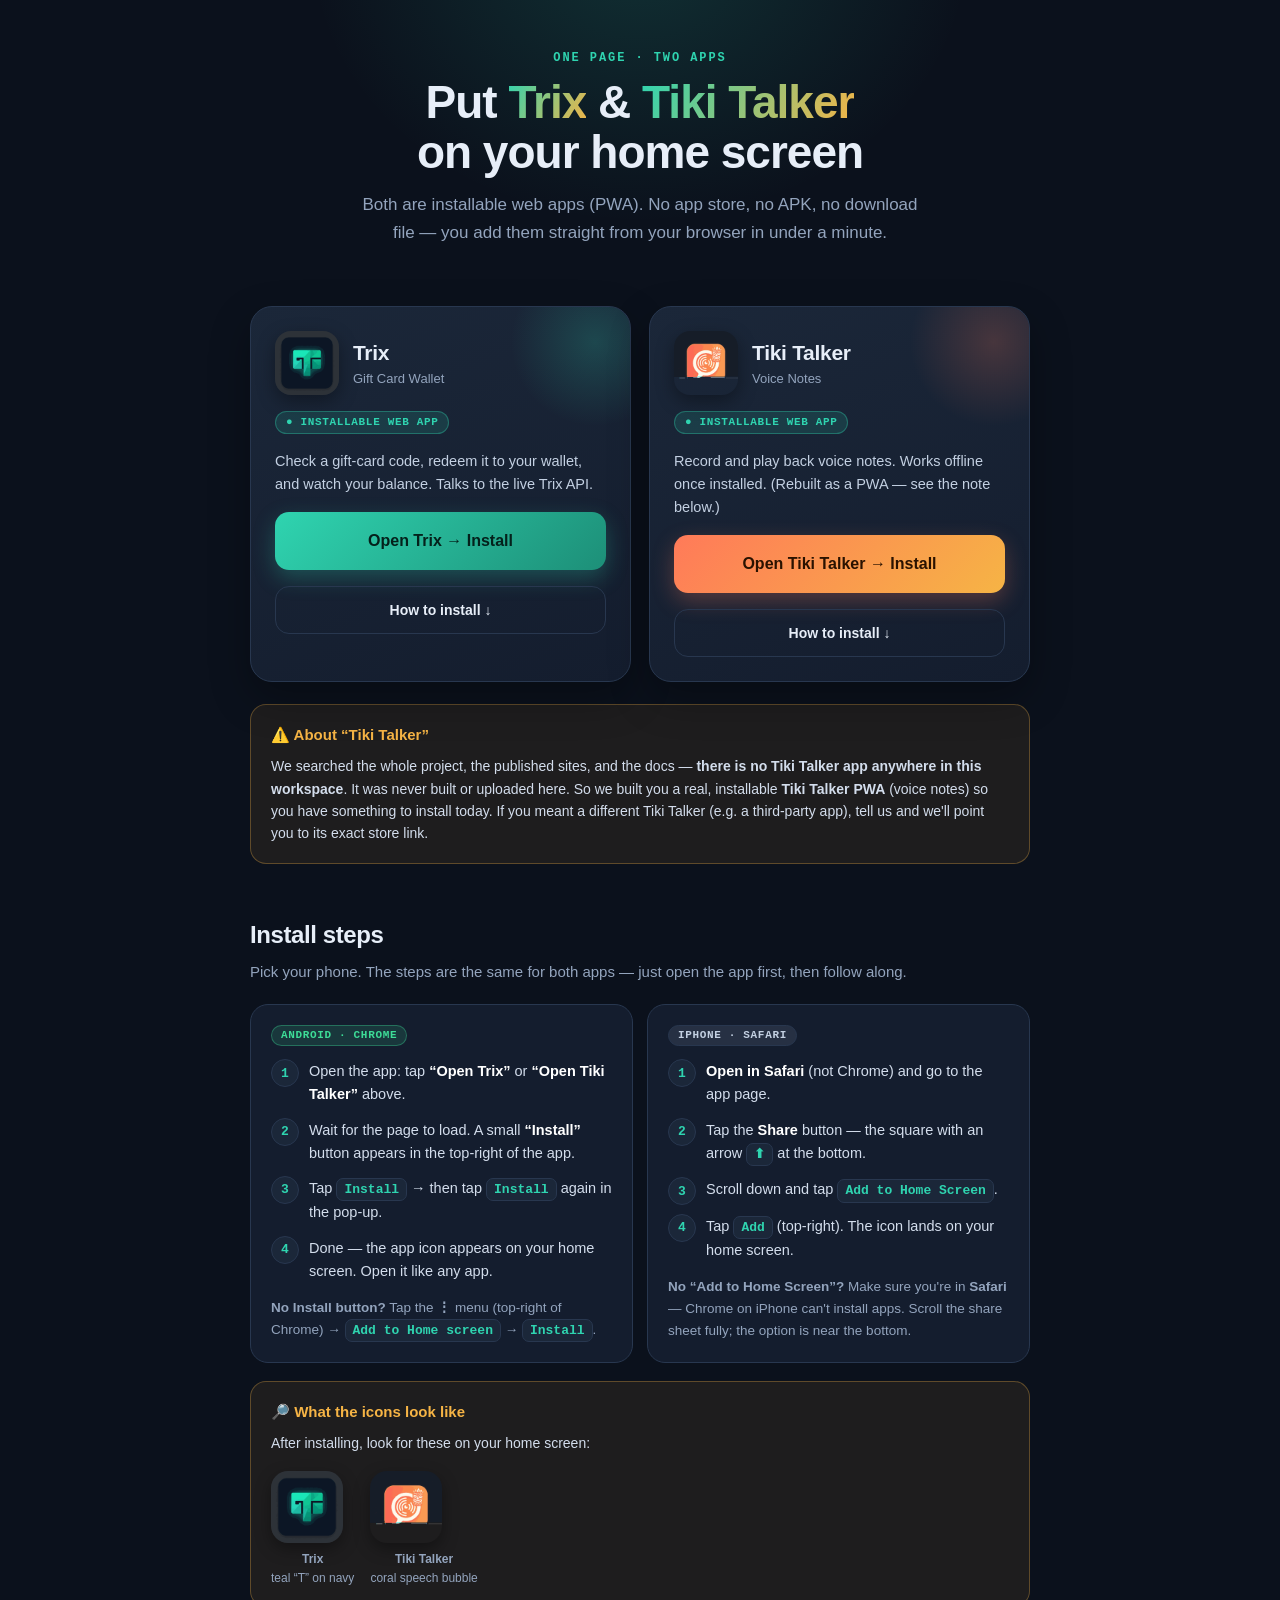
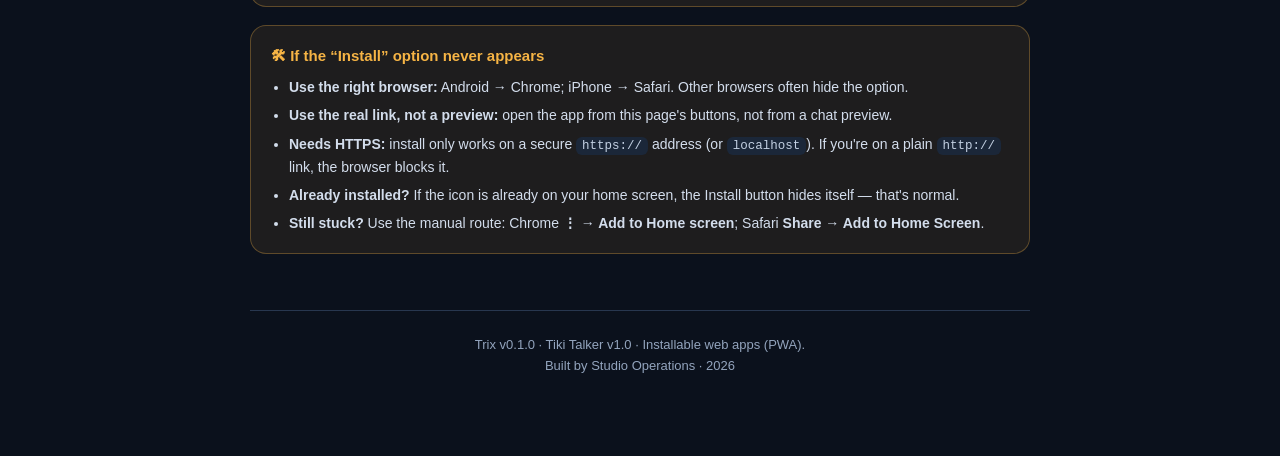
<file: index.html>
<!DOCTYPE html>
<html lang="en">
<head>
<meta charset="UTF-8">
<meta name="viewport" content="width=device-width, initial-scale=1.0, viewport-fit=cover">
<title>Get the Apps — Trix &amp; Tiki Talker</title>
<meta name="description" content="Install Trix and Tiki Talker on your phone home screen in under a minute.">
<meta name="theme-color" content="#0b111c">
<link rel="icon" href="trix/icons/favicon-32.png" sizes="32x32">
<link rel="apple-touch-icon" href="trix/icons/apple-touch-icon.png">
<style>
  :root{
    --ink:#0b111c; --panel:#141d2e; --panel2:#1b2739; --line:#28374f;
    --text:#e7eef8; --muted:#93a4bd; --teal:#2fd4b0; --teal-dim:#1d8f78;
    --coral:#ff7a59; --amber:#f6b445; --green:#3ddc97;
    --mono:"SFMono-Regular",Consolas,"Liberation Mono",Menlo,monospace;
  }
  *{box-sizing:border-box;margin:0;padding:0}
  body{background:var(--ink);color:var(--text);
    font-family:-apple-system,BlinkMacSystemFont,"Segoe UI",Roboto,Helvetica,Arial,sans-serif;
    line-height:1.6;-webkit-font-smoothing:antialiased}
  .wrap{max-width:820px;margin:0 auto;padding:0 20px 80px}

  header{padding:52px 0 26px;text-align:center;
    background:radial-gradient(ellipse at 50% -20%,rgba(47,212,176,.16),transparent 60%)}
  .kicker{font:700 12px/1 var(--mono);letter-spacing:.16em;text-transform:uppercase;color:var(--teal);margin-bottom:14px}
  h1{font-size:clamp(30px,7vw,46px);line-height:1.08;letter-spacing:-1px;font-weight:800}
  h1 .grad{background:linear-gradient(120deg,var(--teal),var(--amber));-webkit-background-clip:text;background-clip:text;color:transparent}
  .sub{color:var(--muted);font-size:17px;margin-top:14px;max-width:560px;margin-left:auto;margin-right:auto}

  .apps{display:grid;gap:18px;margin-top:34px}
  @media(min-width:680px){.apps{grid-template-columns:1fr 1fr}}
  .app-card{background:linear-gradient(160deg,var(--panel2),var(--panel));border:1px solid var(--line);
    border-radius:22px;padding:24px;display:flex;flex-direction:column;gap:16px;
    box-shadow:0 16px 40px rgba(0,0,0,.3);position:relative;overflow:hidden}
  .app-card::after{content:"";position:absolute;right:-50px;top:-50px;width:170px;height:170px;border-radius:50%}
  .app-card.trix::after{background:radial-gradient(circle,rgba(47,212,176,.2),transparent 70%)}
  .app-card.tiki::after{background:radial-gradient(circle,rgba(255,122,89,.2),transparent 70%)}
  .app-head{display:flex;align-items:center;gap:14px;position:relative;z-index:1}
  .app-icon{width:64px;height:64px;border-radius:16px;box-shadow:0 6px 18px rgba(0,0,0,.35)}
  .app-name{font-size:21px;font-weight:800;letter-spacing:-.3px}
  .app-tag{font-size:13px;color:var(--muted)}
  .app-desc{font-size:14.5px;color:#c3d0e2;position:relative;z-index:1}
  .badge{display:inline-flex;align-items:center;gap:6px;font:700 11px/1 var(--mono);letter-spacing:.06em;
    text-transform:uppercase;padding:5px 10px;border-radius:999px;width:fit-content}
  .badge.pwa{background:rgba(47,212,176,.14);color:var(--teal);border:1px solid rgba(47,212,176,.35)}
  .badge.note{background:rgba(246,180,69,.14);color:var(--amber);border:1px solid rgba(246,180,69,.35)}

  .btn{display:flex;align-items:center;justify-content:center;gap:9px;border:0;border-radius:14px;
    font-size:16px;font-weight:750;padding:16px 20px;cursor:pointer;text-decoration:none;
    font-family:inherit;transition:transform .08s ease,filter .15s ease;position:relative;z-index:1}
  .btn:active{transform:scale(.98)}
  .btn-trix{background:linear-gradient(135deg,var(--teal),var(--teal-dim));color:#04211b;
    box-shadow:0 8px 22px rgba(47,212,176,.28)}
  .btn-tiki{background:linear-gradient(135deg,var(--coral),var(--amber));color:#2a1200;
    box-shadow:0 8px 22px rgba(255,122,89,.28)}
  .btn-ghost{background:transparent;border:1px solid var(--line);color:var(--text);font-size:14px;padding:12px 18px}

  section{margin-top:52px}
  h2{font-size:24px;font-weight:800;letter-spacing:-.4px;margin-bottom:6px}
  .lead{color:var(--muted);font-size:15px;margin-bottom:20px}

  .steps{display:grid;gap:14px}
  @media(min-width:680px){.steps.two{grid-template-columns:1fr 1fr}}
  .step-card{background:var(--panel);border:1px solid var(--line);border-radius:18px;padding:20px}
  .step-card h3{font-size:16px;display:flex;align-items:center;gap:9px;margin-bottom:14px}
  .os{font:700 11px/1 var(--mono);letter-spacing:.06em;text-transform:uppercase;padding:4px 9px;border-radius:999px}
  .os.android{background:rgba(61,220,151,.14);color:var(--green);border:1px solid rgba(61,220,151,.35)}
  .os.ios{background:rgba(147,164,189,.14);color:#c3d0e2;border:1px solid var(--line)}
  ol{counter-reset:s;list-style:none;display:flex;flex-direction:column;gap:12px}
  ol li{counter-increment:s;position:relative;padding-left:38px;font-size:14.5px;color:#d3ddec}
  ol li::before{content:counter(s);position:absolute;left:0;top:-1px;width:26px;height:26px;border-radius:50%;
    background:var(--panel2);border:1px solid var(--line);display:grid;place-items:center;
    font:700 13px/1 var(--mono);color:var(--teal)}
  ol li b{color:#fff}
  .tap{display:inline-block;background:var(--panel2);border:1px solid var(--line);border-radius:7px;
    padding:1px 7px;font:600 13px/1.5 var(--mono);color:var(--teal);white-space:nowrap}

  .callout{background:rgba(246,180,69,.08);border:1px solid rgba(246,180,69,.3);border-radius:16px;
    padding:18px 20px;margin-top:18px}
  .callout h3{font-size:15px;color:var(--amber);margin-bottom:8px;display:flex;gap:8px;align-items:center}
  .callout p,.callout li{font-size:14px;color:#d3ddec}
  .callout ul{margin:8px 0 0 18px;display:flex;flex-direction:column;gap:6px}

  .icon-preview{display:flex;gap:16px;flex-wrap:wrap;margin-top:16px}
  .icon-preview figure{text-align:center;font-size:12px;color:var(--muted)}
  .icon-preview img{width:72px;height:72px;border-radius:17px;display:block;margin-bottom:7px;
    box-shadow:0 6px 16px rgba(0,0,0,.35)}

  footer{margin-top:56px;padding-top:24px;border-top:1px solid var(--line);color:var(--muted);font-size:13px;text-align:center}
  code{font-family:var(--mono);font-size:12.5px;background:var(--panel2);padding:2px 6px;border-radius:6px;color:#c3d0e2}
</style>
</head>
<body>
<div class="wrap">
  <header>
    <div class="kicker">One page · Two apps</div>
    <h1>Put <span class="grad">Trix</span> &amp; <span class="grad">Tiki Talker</span><br>on your home screen</h1>
    <p class="sub">Both are installable web apps (PWA). No app store, no APK, no download file — you add them straight from your browser in under a minute.</p>
  </header>

  <div class="apps">
    <!-- TRIX -->
    <div class="app-card trix">
      <div class="app-head">
        <img class="app-icon" src="trix/icons/icon-192.png" alt="Trix icon">
        <div>
          <div class="app-name">Trix</div>
          <div class="app-tag">Gift Card Wallet</div>
        </div>
      </div>
      <span class="badge pwa">● Installable web app</span>
      <p class="app-desc">Check a gift-card code, redeem it to your wallet, and watch your balance. Talks to the live Trix API.</p>
      <a class="btn btn-trix" href="trix/index.html">Open Trix → Install</a>
      <a class="btn btn-ghost" href="#install">How to install ↓</a>
    </div>

    <!-- TIKI TALKER -->
    <div class="app-card tiki">
      <div class="app-head">
        <img class="app-icon" src="tiki-talker/icons/icon-192.png" alt="Tiki Talker icon">
        <div>
          <div class="app-name">Tiki Talker</div>
          <div class="app-tag">Voice Notes</div>
        </div>
      </div>
      <span class="badge pwa">● Installable web app</span>
      <p class="app-desc">Record and play back voice notes. Works offline once installed. (Rebuilt as a PWA — see the note below.)</p>
      <a class="btn btn-tiki" href="tiki-talker/index.html">Open Tiki Talker → Install</a>
      <a class="btn btn-ghost" href="#install">How to install ↓</a>
    </div>
  </div>

  <div class="callout" style="margin-top:22px">
    <h3>⚠️ About “Tiki Talker”</h3>
    <p>We searched the whole project, the published sites, and the docs — <b>there is no Tiki Talker app anywhere in this workspace</b>. It was never built or uploaded here. So we built you a real, installable <b>Tiki Talker PWA</b> (voice notes) so you have something to install today. If you meant a different Tiki Talker (e.g. a third-party app), tell us and we'll point you to its exact store link.</p>
  </div>

  <section id="install">
    <h2>Install steps</h2>
    <p class="lead">Pick your phone. The steps are the same for both apps — just open the app first, then follow along.</p>

    <div class="steps two">
      <!-- ANDROID -->
      <div class="step-card">
        <h3><span class="os android">Android · Chrome</span></h3>
        <ol>
          <li>Open the app: tap <b>“Open Trix”</b> or <b>“Open Tiki Talker”</b> above.</li>
          <li>Wait for the page to load. A small <b>“Install”</b> button appears in the top-right of the app.</li>
          <li>Tap <span class="tap">Install</span> → then tap <span class="tap">Install</span> again in the pop-up.</li>
          <li>Done — the app icon appears on your home screen. Open it like any app.</li>
        </ol>
        <p style="margin-top:14px;font-size:13.5px;color:var(--muted)"><b>No Install button?</b> Tap the <b>⋮</b> menu (top-right of Chrome) → <span class="tap">Add to Home screen</span> → <span class="tap">Install</span>.</p>
      </div>

      <!-- IPHONE -->
      <div class="step-card">
        <h3><span class="os ios">iPhone · Safari</span></h3>
        <ol>
          <li><b>Open in Safari</b> (not Chrome) and go to the app page.</li>
          <li>Tap the <b>Share</b> button — the square with an arrow <span class="tap">⬆</span> at the bottom.</li>
          <li>Scroll down and tap <span class="tap">Add to Home Screen</span>.</li>
          <li>Tap <span class="tap">Add</span> (top-right). The icon lands on your home screen.</li>
        </ol>
        <p style="margin-top:14px;font-size:13.5px;color:var(--muted)"><b>No “Add to Home Screen”?</b> Make sure you're in <b>Safari</b> — Chrome on iPhone can't install apps. Scroll the share sheet fully; the option is near the bottom.</p>
      </div>
    </div>

    <div class="callout">
      <h3>🔎 What the icons look like</h3>
      <p>After installing, look for these on your home screen:</p>
      <div class="icon-preview">
        <figure><img src="trix/icons/icon-192.png" alt="Trix icon"><figcaption><b>Trix</b><br>teal “T” on navy</figcaption></figure>
        <figure><img src="tiki-talker/icons/icon-192.png" alt="Tiki Talker icon"><figcaption><b>Tiki Talker</b><br>coral speech bubble</figcaption></figure>
      </div>
    </div>

    <div class="callout">
      <h3>🛠 If the “Install” option never appears</h3>
      <ul>
        <li><b>Use the right browser:</b> Android → Chrome; iPhone → Safari. Other browsers often hide the option.</li>
        <li><b>Use the real link, not a preview:</b> open the app from this page's buttons, not from a chat preview.</li>
        <li><b>Needs HTTPS:</b> install only works on a secure <code>https://</code> address (or <code>localhost</code>). If you're on a plain <code>http://</code> link, the browser blocks it.</li>
        <li><b>Already installed?</b> If the icon is already on your home screen, the Install button hides itself — that's normal.</li>
        <li><b>Still stuck?</b> Use the manual route: Chrome <b>⋮ → Add to Home screen</b>; Safari <b>Share → Add to Home Screen</b>.</li>
      </ul>
    </div>
  </section>

  <footer>
    Trix v0.1.0 · Tiki Talker v1.0 · Installable web apps (PWA).<br>
    Built by Studio Operations · <span id="yr"></span>
  </footer>
</div>
<script>document.getElementById("yr").textContent = new Date().getFullYear();</script>
</body>
</html>
</file>
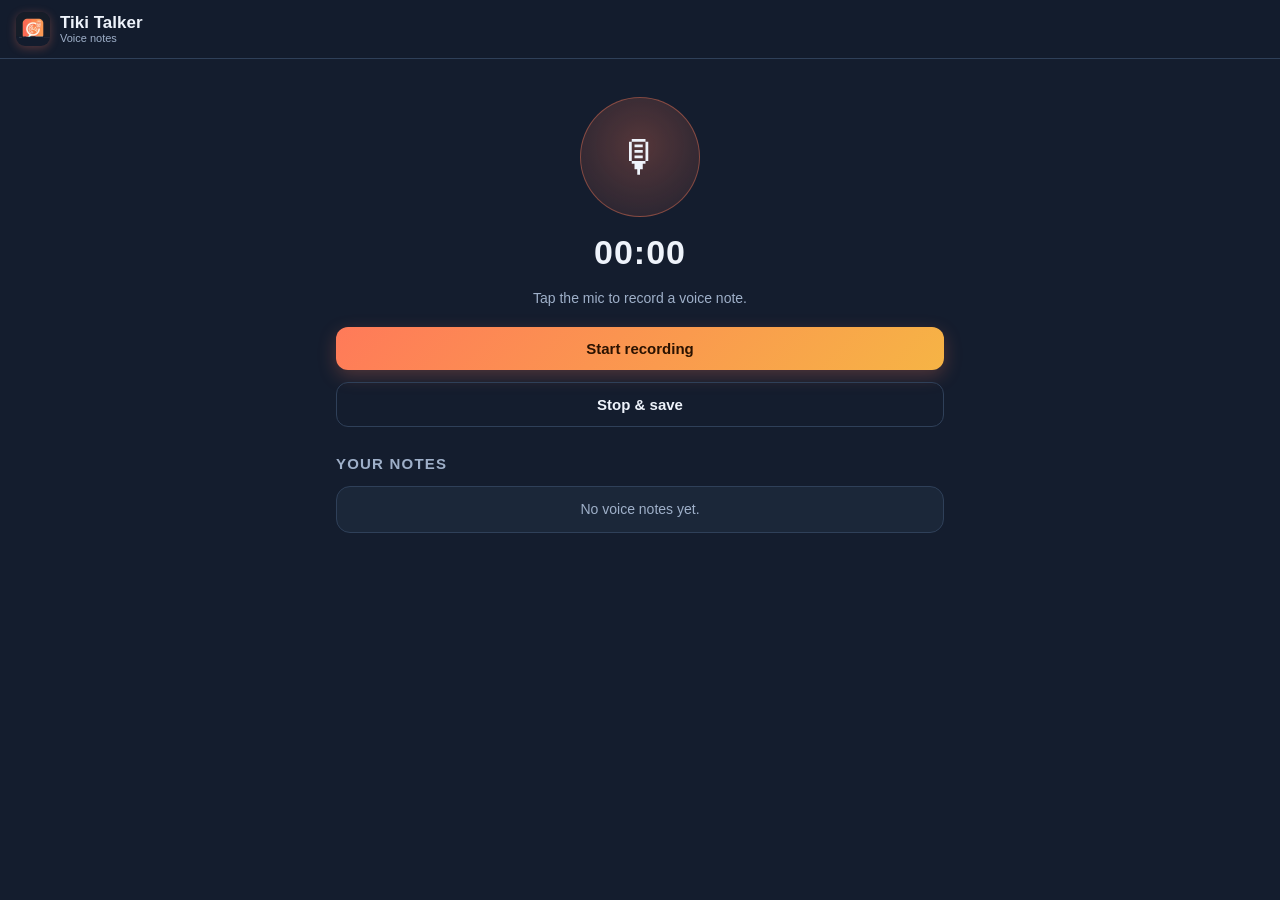
<file: tiki-talker/index.html>
<!DOCTYPE html>
<html lang="en">
<head>
<meta charset="UTF-8">
<meta name="viewport" content="width=device-width, initial-scale=1.0, viewport-fit=cover">
<title>Tiki Talker — Voice Notes</title>
<meta name="description" content="Tiki Talker — record and play back voice notes. Installable app.">
<meta name="theme-color" content="#141d2e">
<link rel="manifest" href="manifest.webmanifest">
<link rel="icon" href="icons/favicon-32.png" sizes="32x32">
<link rel="icon" href="icons/favicon-16.png" sizes="16x16">
<link rel="apple-touch-icon" href="icons/apple-touch-icon.png">
<meta name="apple-mobile-web-app-capable" content="yes">
<meta name="mobile-web-app-capable" content="yes">
<meta name="apple-mobile-web-app-status-bar-style" content="black-translucent">
<meta name="apple-mobile-web-app-title" content="Tiki Talker">
<link rel="stylesheet" href="styles.css">
</head>
<body>
<div id="offline-banner" class="offline-banner" hidden>Offline — cached shell. Recording still works.</div>

<header class="topbar">
  <div class="brand">
    <img src="icons/icon-192.png" alt="" class="brand-mark">
    <div class="brand-text"><strong>Tiki Talker</strong><span>Voice notes</span></div>
  </div>
  <button id="install-btn" class="btn btn-install" hidden>Install</button>
</header>

<main>
  <div class="hero">
    <div class="pulse" id="pulse"><span>🎙</span></div>
    <div class="timer" id="timer">00:00</div>
    <p class="muted" id="hint">Tap the mic to record a voice note.</p>
  </div>

  <button id="record-btn" class="btn btn-primary btn-block">Start recording</button>
  <button id="stop-btn" class="btn btn-ghost btn-block" hidden>Stop &amp; save</button>

  <h2 class="section-title">Your notes</h2>
  <ul class="notes" id="notes"><li class="empty">No voice notes yet.</li></ul>
</main>

<div id="toast" class="toast" hidden></div>
<script src="../config.js"></script>
<script src="app.js"></script>
</body>
</html>
</file>
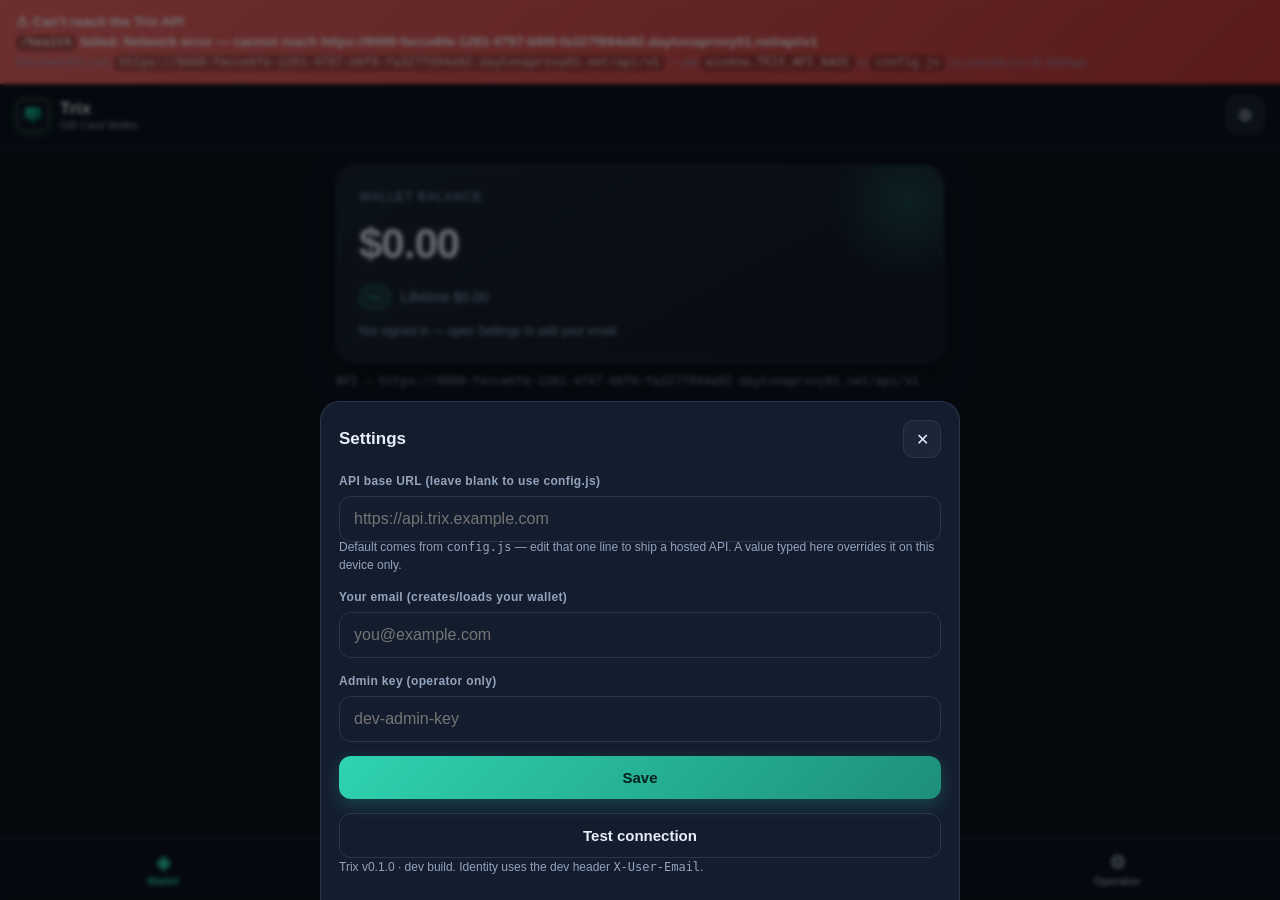
<file: trix/index.html>
<!DOCTYPE html>
<html lang="en">
<head>
<meta charset="UTF-8">
<meta name="viewport" content="width=device-width, initial-scale=1.0, viewport-fit=cover">
<title>Trix — Gift Card Wallet</title>
<meta name="description" content="Trix — buy, sell and redeem tradable gift cards. Installable app.">
<meta name="theme-color" content="#0d1420">
<link rel="manifest" href="manifest.webmanifest">
<link rel="icon" href="icons/favicon-32.png" sizes="32x32">
<link rel="icon" href="icons/favicon-16.png" sizes="16x16">
<link rel="apple-touch-icon" href="icons/apple-touch-icon.png">
<meta name="apple-mobile-web-app-capable" content="yes">
<meta name="mobile-web-app-capable" content="yes">
<meta name="apple-mobile-web-app-status-bar-style" content="black-translucent">
<meta name="apple-mobile-web-app-title" content="Trix">
<link rel="stylesheet" href="styles.css">
</head>
<body>
<div id="offline-banner" class="offline-banner" hidden>You are offline — showing the cached app shell.</div>
<div id="api-error" class="api-error" hidden></div>

<header class="topbar">
  <div class="brand">
    <img src="icons/icon-192.png" alt="" class="brand-mark">
    <div class="brand-text">
      <strong>Trix</strong>
      <span id="brand-sub">Gift Card Wallet</span>
    </div>
  </div>
  <div class="topbar-actions">
    <button id="install-btn" class="btn btn-install" hidden>Install</button>
    <button id="settings-btn" class="icon-btn" aria-label="Settings" title="Settings">⚙</button>
  </div>
</header>

<main id="main">
  <!-- WALLET -->
  <section class="view" id="view-wallet">
    <div class="balance-card">
      <div class="balance-label">Wallet balance</div>
      <div class="balance-value" id="balance-value">$0.00</div>
      <div class="balance-meta">
        <span class="tier-chip" id="tier-chip">—</span>
        <span class="muted" id="lifetime">Lifetime $0.00</span>
      </div>
      <div class="balance-user muted" id="wallet-user">Not signed in</div>
    </div>
    <div class="api-chip muted small" id="api-base-line">API → resolving…</div>
    <h2 class="section-title">Recent activity</h2>
    <ul class="ledger" id="ledger"><li class="empty">No activity yet.</li></ul>
  </section>

  <!-- REDEEM -->
  <section class="view" id="view-redeem" hidden>
    <h2 class="section-title">Redeem a code</h2>
    <p class="muted">Enter the code from your Trix gift card. Dashes are optional.</p>
    <label class="field">
      <span>Gift card code</span>
      <input id="redeem-code" inputmode="text" autocapitalize="characters" autocomplete="off"
             placeholder="TX-50-XXXX-XXXX-XXXX-XX">
    </label>
    <button id="redeem-btn" class="btn btn-primary btn-block">Redeem to wallet</button>
    <div id="redeem-result" class="result" hidden></div>
  </section>

  <!-- VALIDATE -->
  <section class="view" id="view-validate" hidden>
    <h2 class="section-title">Check a code</h2>
    <p class="muted">Verify a code is real and still active — without spending it.</p>
    <label class="field">
      <span>Gift card code</span>
      <input id="validate-code" inputmode="text" autocapitalize="characters" autocomplete="off"
             placeholder="TX-50-XXXX-XXXX-XXXX-XX">
    </label>
    <button id="validate-btn" class="btn btn-primary btn-block">Check code</button>
    <div id="validate-result" class="result" hidden></div>
  </section>

  <!-- OPERATOR -->
  <section class="view" id="view-operator" hidden>
    <h2 class="section-title">Operator</h2>
    <p class="muted">Mint a batch of Trix own-brand cards (admin).</p>
    <div class="row">
      <label class="field"><span>Denomination (USD)</span>
        <input id="mint-denom" type="number" value="50" min="20" max="2000" step="1"></label>
      <label class="field"><span>Quantity</span>
        <input id="mint-qty" type="number" value="3" min="1" max="50000" step="1"></label>
    </div>
    <button id="mint-btn" class="btn btn-primary btn-block">Mint batch</button>
    <div id="mint-result" class="result" hidden></div>
  </section>
</main>

<nav class="tabbar">
  <button class="tab is-active" data-view="wallet"><span>◈</span>Wallet</button>
  <button class="tab" data-view="redeem"><span>＋</span>Redeem</button>
  <button class="tab" data-view="validate"><span>✓</span>Check</button>
  <button class="tab" data-view="operator"><span>⚙</span>Operator</button>
</nav>

<!-- SETTINGS SHEET -->
<div class="sheet-backdrop" id="sheet-backdrop" hidden>
  <div class="sheet" role="dialog" aria-modal="true" aria-label="Settings">
    <div class="sheet-head">
      <strong>Settings</strong>
      <button id="sheet-close" class="icon-btn" aria-label="Close">✕</button>
    </div>
    <label class="field">
      <span>API base URL (leave blank to use config.js)</span>
      <input id="api-base" placeholder="https://api.trix.example.com">
    </label>
    <p class="muted small" style="margin-top:-4px">Default comes from <code>config.js</code> — edit that one line to ship a hosted API. A value typed here overrides it on this device only.</p>
    <label class="field">
      <span>Your email (creates/loads your wallet)</span>
      <input id="user-email" type="email" placeholder="you@example.com">
    </label>
    <label class="field">
      <span>Admin key (operator only)</span>
      <input id="admin-key" placeholder="dev-admin-key">
    </label>
    <button id="save-settings" class="btn btn-primary btn-block">Save</button>
    <button id="test-api" class="btn btn-ghost btn-block">Test connection</button>
    <div id="api-status" class="result" hidden></div>
    <p class="muted small">Trix v0.1.0 · dev build. Identity uses the dev header <code>X-User-Email</code>.</p>
  </div>
</div>

<div id="toast" class="toast" hidden></div>
<script src="../config.js"></script>
<script src="app.js"></script>
</body>
</html>
</file>
<file: tiki-talker/styles.css>
:root{
  --ink:#141d2e; --panel:#1b2739; --panel2:#22304a; --line:#2f4059;
  --text:#eef3fb; --muted:#9fb0c9; --coral:#ff7a59; --amber:#f6b445; --green:#3ddc97;
  --safe-b:env(safe-area-inset-bottom,0px);
}
*{box-sizing:border-box;margin:0;padding:0;-webkit-tap-highlight-color:transparent}
body{background:var(--ink);color:var(--text);
  font-family:-apple-system,BlinkMacSystemFont,"Segoe UI",Roboto,Helvetica,Arial,sans-serif;
  line-height:1.5;-webkit-font-smoothing:antialiased;padding-bottom:calc(24px + var(--safe-b))}
.offline-banner{background:var(--amber);color:#1a1200;text-align:center;font-size:13px;font-weight:600;padding:6px 12px}

.topbar{position:sticky;top:0;z-index:20;display:flex;align-items:center;justify-content:space-between;
  padding:12px 16px;background:rgba(20,29,46,.92);backdrop-filter:blur(12px);border-bottom:1px solid var(--line)}
.brand{display:flex;align-items:center;gap:10px}
.brand-mark{width:34px;height:34px;border-radius:9px;box-shadow:0 2px 10px rgba(255,122,89,.3)}
.brand-text{display:flex;flex-direction:column;line-height:1.1}
.brand-text strong{font-size:17px}
.brand-text span{font-size:11px;color:var(--muted)}

.btn{border:0;border-radius:12px;font-size:15px;font-weight:650;padding:13px 18px;cursor:pointer;
  font-family:inherit;transition:transform .08s ease}
.btn:active{transform:scale(.98)}
.btn-primary{background:linear-gradient(135deg,var(--coral),var(--amber));color:#2a1200;
  box-shadow:0 6px 18px rgba(255,122,89,.25)}
.btn-install{background:linear-gradient(135deg,var(--amber),#e09a2a);color:#241700;padding:9px 14px;font-size:13px}
.btn-ghost{background:transparent;border:1px solid var(--line);color:var(--text)}
.btn-block{display:block;width:100%;margin-top:12px}
.btn[disabled]{opacity:.55;pointer-events:none}

main{padding:20px 16px;max-width:640px;margin:0 auto}
.hero{display:flex;flex-direction:column;align-items:center;gap:10px;padding:18px 0 6px}
.pulse{width:120px;height:120px;border-radius:50%;display:grid;place-items:center;font-size:44px;
  background:radial-gradient(circle at 50% 40%,rgba(255,122,89,.28),rgba(255,122,89,.06));
  border:1px solid rgba(255,122,89,.4);transition:box-shadow .2s}
.pulse.rec{animation:beat 1.1s infinite}
@keyframes beat{0%,100%{box-shadow:0 0 0 0 rgba(255,122,89,.45)}50%{box-shadow:0 0 0 22px rgba(255,122,89,0)}}
.timer{font-size:34px;font-weight:800;font-variant-numeric:tabular-nums;letter-spacing:1px}
.muted{color:var(--muted);font-size:14px;text-align:center}
.section-title{font-size:15px;text-transform:uppercase;letter-spacing:.08em;color:var(--muted);
  margin:26px 0 10px;font-weight:700}

.notes{list-style:none;display:flex;flex-direction:column;gap:10px}
.notes li{background:var(--panel);border:1px solid var(--line);border-radius:14px;padding:12px 14px}
.notes li.empty{text-align:center;color:var(--muted);font-size:14px}
.notes .row{display:flex;justify-content:space-between;align-items:center;gap:10px;margin-bottom:8px}
.notes .name{font-weight:650;font-size:14px}
.notes .meta{font-size:12px;color:var(--muted)}
.notes audio{width:100%;height:38px}
.notes .del{background:none;border:0;color:var(--muted);font-size:18px;cursor:pointer;padding:2px 6px}

.toast{position:fixed;left:50%;bottom:calc(28px + var(--safe-b));transform:translateX(-50%);
  background:var(--panel2);border:1px solid var(--line);padding:11px 18px;border-radius:999px;
  font-size:14px;z-index:60;box-shadow:0 8px 24px rgba(0,0,0,.4);max-width:90vw;text-align:center}
</file>
<file: trix/styles.css>
:root{
  --ink:#0d1420; --panel:#141d2e; --panel2:#1b2739; --line:#28374f;
  --text:#e7eef8; --muted:#93a4bd; --teal:#2fd4b0; --teal-dim:#1d8f78;
  --amber:#f6b445; --red:#ef6a6a; --green:#3ddc97;
  --mono:"SFMono-Regular",Consolas,"Liberation Mono",Menlo,monospace;
  --safe-b:env(safe-area-inset-bottom,0px);
}
*{box-sizing:border-box;margin:0;padding:0;-webkit-tap-highlight-color:transparent}
html,body{height:100%}
body{
  background:var(--ink); color:var(--text);
  font-family:-apple-system,BlinkMacSystemFont,"Segoe UI",Roboto,Helvetica,Arial,sans-serif;
  line-height:1.5; -webkit-font-smoothing:antialiased;
  padding-bottom:calc(72px + var(--safe-b));
}
.offline-banner{background:var(--amber);color:#1a1200;text-align:center;font-size:13px;font-weight:600;padding:6px 12px}

/* api error — loud, unmissable, sits above the app */
.api-error{background:linear-gradient(135deg,#ef6a6a,#c53c3c);color:#fff;font-size:13.5px;
  font-weight:600;padding:12px 16px;line-height:1.45}
.api-error code{background:rgba(0,0,0,.28);color:#ffe9e9;padding:1px 5px;border-radius:5px;
  font-family:var(--mono);font-size:12px}
.api-error .small{font-size:11.5px;font-weight:500;opacity:.92}
.api-chip{font-family:var(--mono);font-size:11px;margin-top:10px;word-break:break-all;opacity:.85}

/* topbar */
.topbar{
  position:sticky;top:0;z-index:20;display:flex;align-items:center;justify-content:space-between;
  padding:12px 16px;background:rgba(13,20,32,.92);backdrop-filter:blur(12px);
  border-bottom:1px solid var(--line);
}
.brand{display:flex;align-items:center;gap:10px}
.brand-mark{width:34px;height:34px;border-radius:9px;box-shadow:0 2px 10px rgba(47,212,176,.25)}
.brand-text{display:flex;flex-direction:column;line-height:1.1}
.brand-text strong{font-size:17px;letter-spacing:.2px}
.brand-text span{font-size:11px;color:var(--muted)}
.topbar-actions{display:flex;align-items:center;gap:8px}
.icon-btn{background:var(--panel2);border:1px solid var(--line);color:var(--text);
  width:38px;height:38px;border-radius:10px;font-size:16px;cursor:pointer}
.icon-btn:active{transform:scale(.95)}

/* buttons */
.btn{border:0;border-radius:12px;font-size:15px;font-weight:650;padding:13px 18px;cursor:pointer;
  transition:transform .08s ease,filter .15s ease;font-family:inherit}
.btn:active{transform:scale(.98)}
.btn-primary{background:linear-gradient(135deg,var(--teal),var(--teal-dim));color:#04211b;
  box-shadow:0 6px 18px rgba(47,212,176,.22)}
.btn-install{background:linear-gradient(135deg,var(--amber),#e09a2a);color:#241700;padding:9px 14px;font-size:13px}
.btn-ghost{background:transparent;border:1px solid var(--line);color:var(--text)}
.btn-block{display:block;width:100%;margin-top:14px}
.btn[disabled]{opacity:.55;pointer-events:none}

/* views */
main{padding:18px 16px 8px;max-width:640px;margin:0 auto}
.view{animation:fade .18s ease}
@keyframes fade{from{opacity:0;transform:translateY(4px)}to{opacity:1;transform:none}}
.section-title{font-size:15px;text-transform:uppercase;letter-spacing:.08em;color:var(--muted);
  margin:22px 0 10px;font-weight:700}
.muted{color:var(--muted);font-size:14px}
.small{font-size:12px}

/* balance */
.balance-card{
  background:linear-gradient(150deg,var(--panel2),var(--panel));
  border:1px solid var(--line);border-radius:20px;padding:22px;
  box-shadow:0 12px 30px rgba(0,0,0,.28);position:relative;overflow:hidden;
}
.balance-card::after{content:"";position:absolute;right:-40px;top:-40px;width:150px;height:150px;
  background:radial-gradient(circle,rgba(47,212,176,.22),transparent 70%)}
.balance-label{font-size:12px;text-transform:uppercase;letter-spacing:.1em;color:var(--muted)}
.balance-value{font-size:42px;font-weight:800;letter-spacing:-1px;margin:6px 0 10px;
  font-variant-numeric:tabular-nums}
.balance-meta{display:flex;align-items:center;gap:10px;flex-wrap:wrap}
.tier-chip{background:rgba(47,212,176,.14);color:var(--teal);border:1px solid rgba(47,212,176,.35);
  font-size:11px;font-weight:700;letter-spacing:.06em;padding:3px 9px;border-radius:999px;text-transform:uppercase}
.balance-user{margin-top:12px;font-size:12px}

/* ledger */
.ledger{list-style:none;display:flex;flex-direction:column;gap:8px}
.ledger li{background:var(--panel);border:1px solid var(--line);border-radius:12px;padding:12px 14px;
  display:flex;justify-content:space-between;align-items:center;gap:10px}
.ledger li.empty{justify-content:center;color:var(--muted);font-size:14px}
.ledger .amt{font-weight:700;color:var(--green);font-variant-numeric:tabular-nums}
.ledger .meta{font-size:12px;color:var(--muted)}
.ledger .type{font-size:13px;font-weight:600}

/* fields */
.field{display:flex;flex-direction:column;gap:6px;margin-top:14px}
.field span{font-size:12px;color:var(--muted);font-weight:600;letter-spacing:.03em}
.field input{background:var(--panel);border:1px solid var(--line);border-radius:12px;color:var(--text);
  padding:13px 14px;font-size:16px;font-family:inherit;outline:none}
.field input:focus{border-color:var(--teal);box-shadow:0 0 0 3px rgba(47,212,176,.15)}
.row{display:flex;gap:12px}
.row .field{flex:1}

/* result */
.result{margin-top:16px;border-radius:14px;padding:14px;font-size:14px;border:1px solid var(--line);
  background:var(--panel);white-space:pre-wrap;word-break:break-word}
.result.ok{border-color:rgba(61,220,151,.5);background:rgba(61,220,151,.08)}
.result.err{border-color:rgba(239,106,106,.5);background:rgba(239,106,106,.08)}
.result .big{font-size:22px;font-weight:800;display:block;margin-bottom:4px}
.result code{font-family:var(--mono);font-size:12px;color:var(--muted)}

/* tabbar */
.tabbar{
  position:fixed;left:0;right:0;bottom:0;z-index:30;display:flex;
  background:rgba(13,20,32,.96);backdrop-filter:blur(14px);border-top:1px solid var(--line);
  padding:6px 4px calc(6px + var(--safe-b));
}
.tab{flex:1;background:none;border:0;color:var(--muted);font-size:11px;font-weight:600;
  display:flex;flex-direction:column;align-items:center;gap:3px;padding:7px 0;cursor:pointer;font-family:inherit}
.tab span{font-size:19px;line-height:1}
.tab.is-active{color:var(--teal)}

/* sheet */
.sheet-backdrop{position:fixed;inset:0;z-index:50;background:rgba(0,0,0,.55);
  display:flex;align-items:flex-end;justify-content:center;backdrop-filter:blur(2px)}
.sheet{background:var(--panel);border:1px solid var(--line);border-bottom:0;
  border-radius:20px 20px 0 0;width:100%;max-width:640px;padding:18px 18px calc(24px + var(--safe-b));
  max-height:88vh;overflow:auto;animation:up .22s ease}
@keyframes up{from{transform:translateY(30px)}to{transform:none}}
.sheet-head{display:flex;justify-content:space-between;align-items:center;margin-bottom:6px}
.sheet-head strong{font-size:17px}

/* toast */
.toast{position:fixed;left:50%;bottom:calc(88px + var(--safe-b));transform:translateX(-50%);
  background:var(--panel2);border:1px solid var(--line);color:var(--text);padding:11px 18px;
  border-radius:999px;font-size:14px;z-index:60;box-shadow:0 8px 24px rgba(0,0,0,.4);max-width:90vw;text-align:center}
</file>
